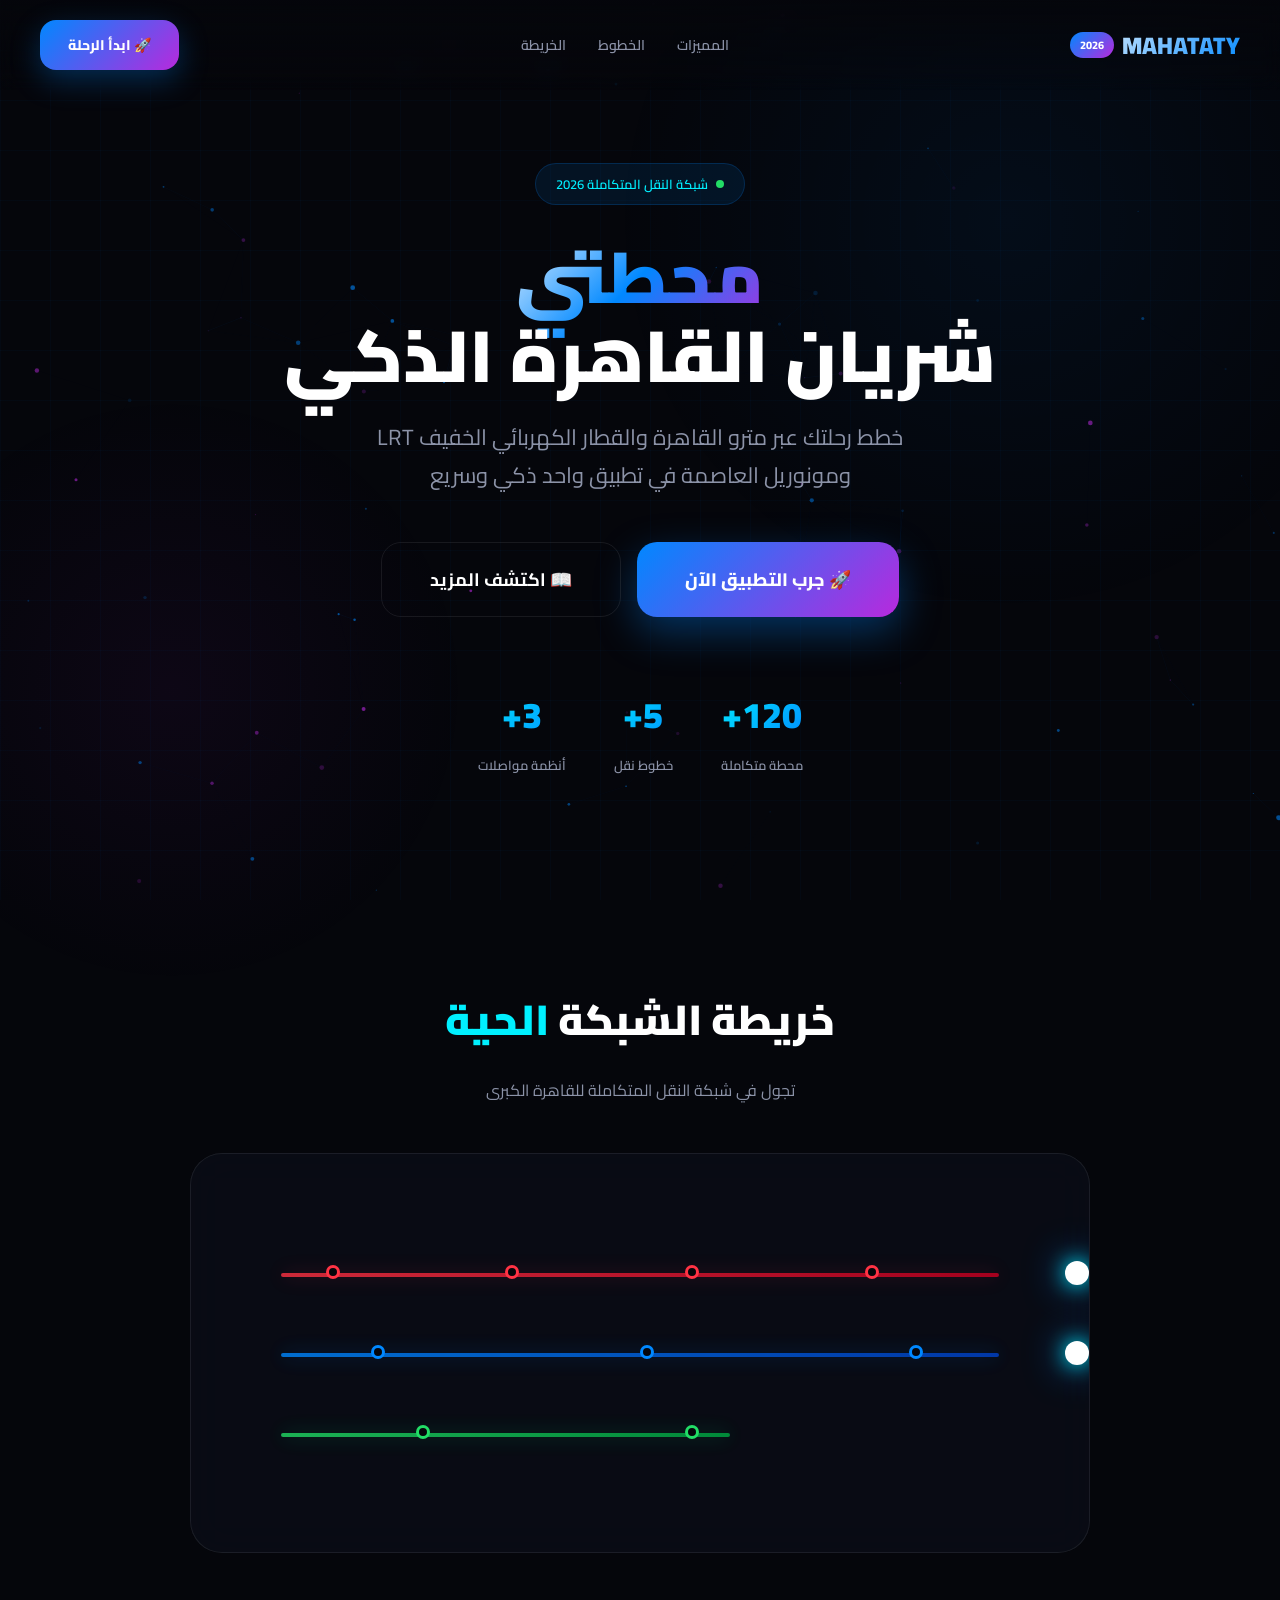
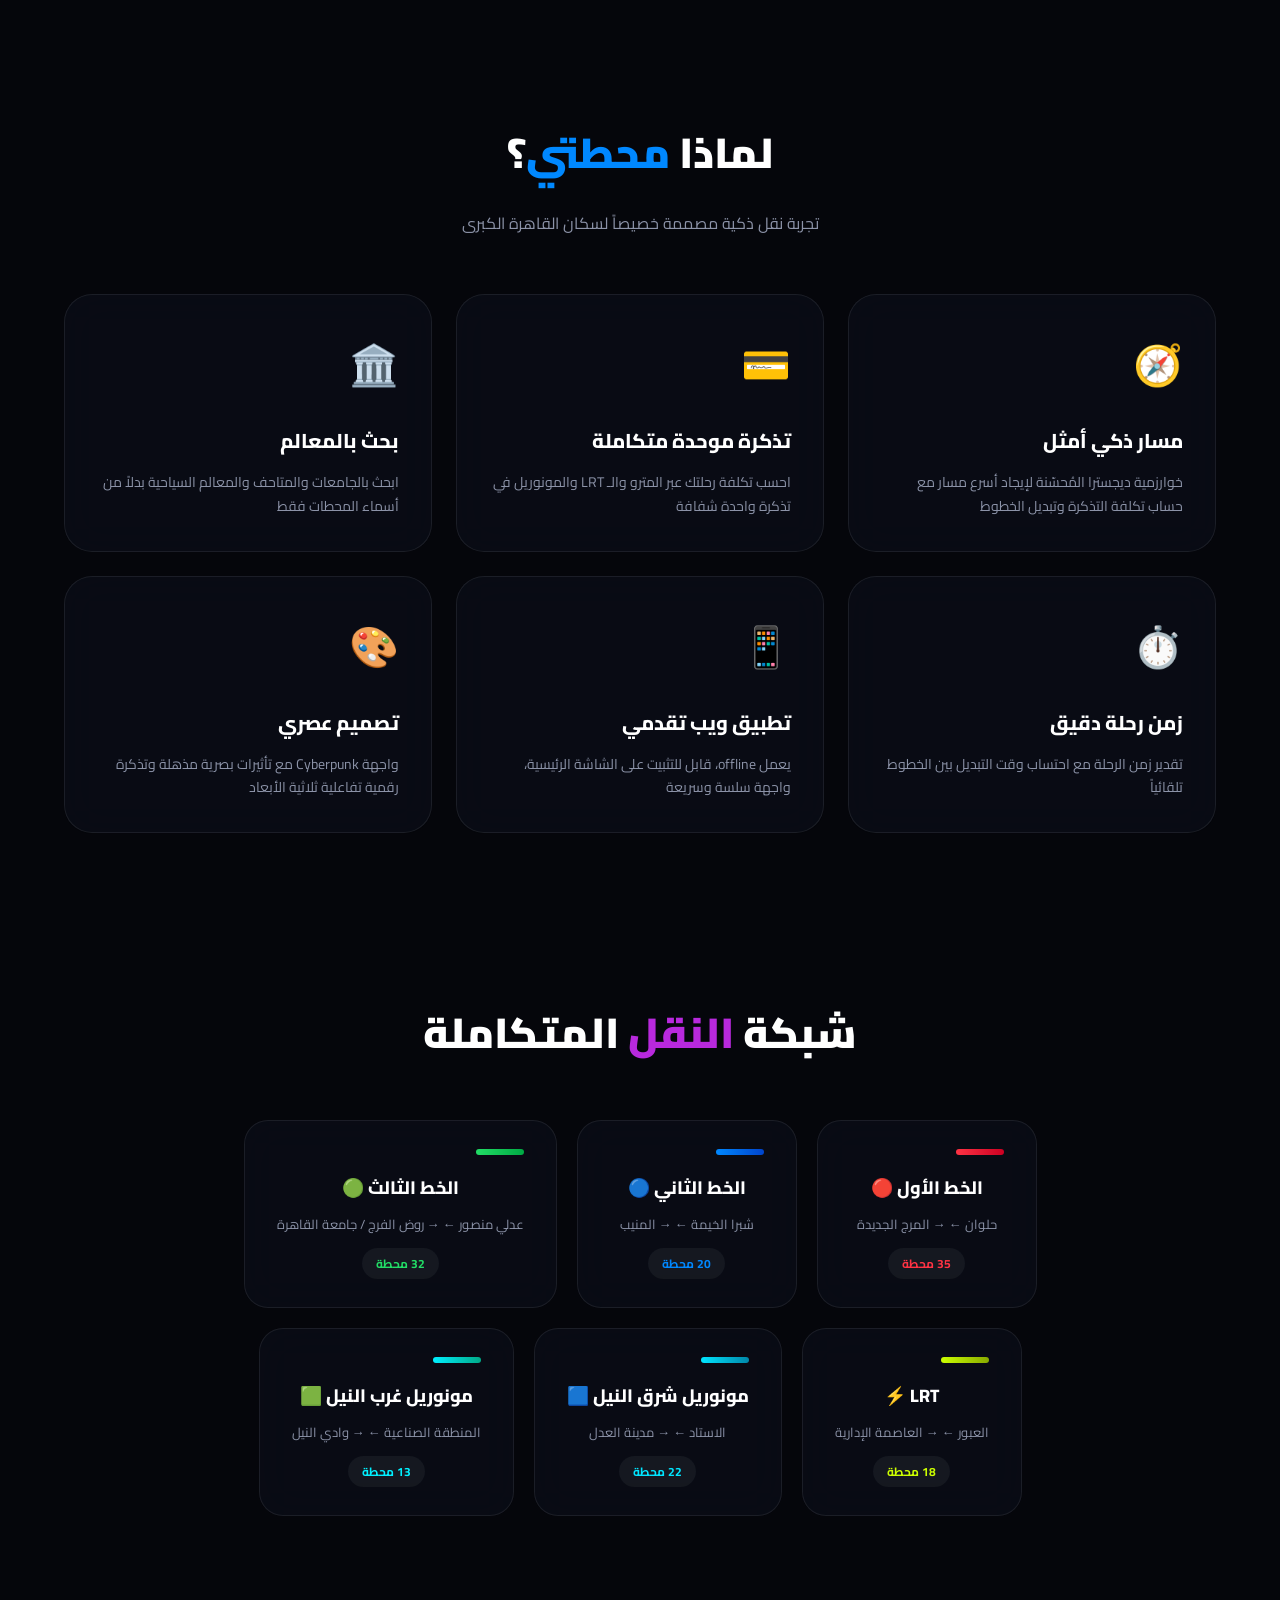
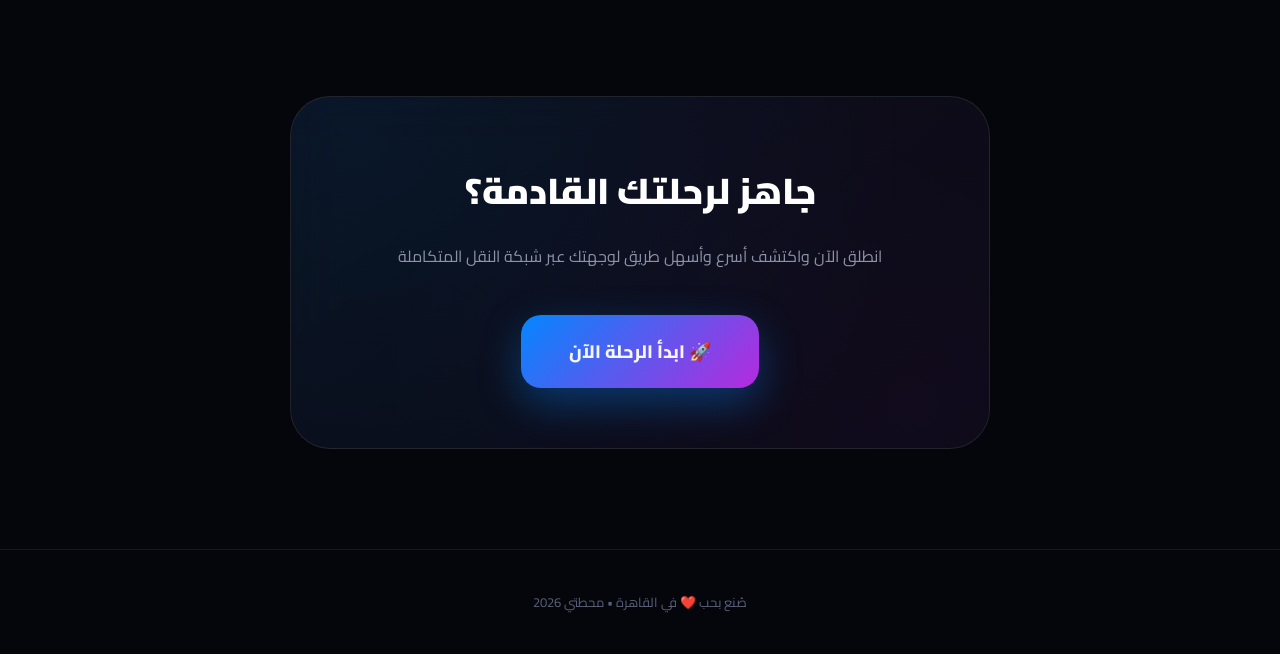
<file: index.html>
<!DOCTYPE html>
<html lang="ar" dir="rtl">
<head>
    <meta charset="UTF-8">
    <meta name="viewport" content="width=device-width, initial-scale=1.0, maximum-scale=1.0, user-scalable=no">
    <meta name="theme-color" content="#05060b">
    <meta name="description" content="محطتي 2026 - دليل النقل المتكامل للقاهرة الكبرى. مترو + LRT + مونوريل في تطبيق واحد">

    <title>محطتي 2026 - شريان القاهرة الذكي</title>

    <link rel="preconnect" href="https://fonts.googleapis.com">
    <link rel="preconnect" href="https://fonts.gstatic.com" crossorigin>
    <link href="https://fonts.googleapis.com/css2?family=Cairo:wght@300;400;600;700;800;900&display=swap" rel="stylesheet">
    <link rel="manifest" href="manifest.json">

    <style>
        /* ═══════════════════════════════════════════════════════════ */
        /* TOKENS & RESET */
        /* ═══════════════════════════════════════════════════════════ */
        :root {
            --bg-obsidian: #05060b;
            --bg-card: rgba(13, 16, 28, 0.6);
            --bg-glass: rgba(255, 255, 255, 0.03);
            --border-glass: rgba(255, 255, 255, 0.08);

            --neon-red: #ff3344;
            --neon-blue: #0088ff;
            --neon-green: #22dd66;
            --neon-lrt: #ccff00;
            --neon-monorail: #00e5ff;
            --neon-gold: #ffaa00;
            --neon-cyan: #00f0ff;
            --neon-purple: #b829dd;
            --neon-pink: #ff2d95;

            --text-primary: #ffffff;
            --text-secondary: #8c93a8;
            --text-muted: #5a6078;
        }

        *, *::before, *::after {
            box-sizing: border-box;
            margin: 0;
            padding: 0;
            font-family: 'Cairo', sans-serif;
        }

        html { scroll-behavior: smooth; }

        body {
            background: var(--bg-obsidian);
            color: var(--text-primary);
            overflow-x: hidden;
            min-height: 100vh;
            position: relative;
        }

        /* ═══════════════════════════════════════════════════════════ */
        /* ANIMATED BACKGROUND */
        /* ═══════════════════════════════════════════════════════════ */
        .bg-grid {
            position: fixed;
            inset: 0;
            background-image:
                linear-gradient(rgba(0, 136, 255, 0.03) 1px, transparent 1px),
                linear-gradient(90deg, rgba(0, 136, 255, 0.03) 1px, transparent 1px);
            background-size: 50px 50px;
            animation: gridPulse 10s ease-in-out infinite;
            pointer-events: none;
            z-index: 0;
        }

        .bg-glow-1 {
            position: fixed;
            width: 800px;
            height: 800px;
            border-radius: 50%;
            background: radial-gradient(circle, rgba(0, 136, 255, 0.06) 0%, transparent 70%);
            top: -20%;
            right: -10%;
            pointer-events: none;
            z-index: 0;
            animation: orbFloat 15s ease-in-out infinite;
        }

        .bg-glow-2 {
            position: fixed;
            width: 600px;
            height: 600px;
            border-radius: 50%;
            background: radial-gradient(circle, rgba(184, 41, 221, 0.05) 0%, transparent 70%);
            bottom: -10%;
            left: -10%;
            pointer-events: none;
            z-index: 0;
            animation: orbFloat 18s ease-in-out infinite reverse;
        }

        /* ═══════════════════════════════════════════════════════════ */
        /* PARTICLES CANVAS */
        /* ═══════════════════════════════════════════════════════════ */
        #particles-canvas {
            position: fixed;
            inset: 0;
            pointer-events: none;
            z-index: 1;
        }

        /* ═══════════════════════════════════════════════════════════ */
        /* NAVIGATION */
        /* ═══════════════════════════════════════════════════════════ */
        .nav-bar {
            position: fixed;
            top: 0;
            left: 0;
            right: 0;
            z-index: 100;
            padding: 20px 40px;
            display: flex;
            justify-content: space-between;
            align-items: center;
            background: linear-gradient(180deg, rgba(5,6,11,0.9), transparent);
            backdrop-filter: blur(10px);
        }

        .nav-logo {
            font-size: 24px;
            font-weight: 900;
            background: linear-gradient(135deg, #ffffff 0%, var(--neon-blue) 100%);
            -webkit-background-clip: text;
            -webkit-text-fill-color: transparent;
            display: flex;
            align-items: center;
            gap: 8px;
        }

        .nav-logo span {
            font-size: 11px;
            background: linear-gradient(135deg, var(--neon-blue), var(--neon-purple));
            color: white;
            padding: 3px 10px;
            border-radius: 20px;
            -webkit-text-fill-color: white;
            font-weight: 800;
        }

        .nav-links {
            display: flex;
            gap: 32px;
        }

        .nav-links a {
            color: var(--text-secondary);
            text-decoration: none;
            font-size: 14px;
            font-weight: 600;
            transition: all 0.3s;
            position: relative;
        }

        .nav-links a:hover {
            color: var(--neon-cyan);
        }

        .nav-links a::after {
            content: '';
            position: absolute;
            bottom: -4px;
            right: 0;
            width: 0;
            height: 2px;
            background: linear-gradient(90deg, var(--neon-blue), var(--neon-cyan));
            transition: width 0.3s;
            border-radius: 2px;
        }

        .nav-links a:hover::after {
            width: 100%;
        }

        .nav-cta {
            background: linear-gradient(135deg, var(--neon-blue), var(--neon-purple));
            color: white;
            border: none;
            padding: 12px 28px;
            border-radius: 16px;
            font-size: 14px;
            font-weight: 800;
            cursor: pointer;
            transition: all 0.3s;
            box-shadow: 0 10px 30px rgba(0, 136, 255, 0.3);
            text-decoration: none;
            display: inline-block;
        }

        .nav-cta:hover {
            transform: translateY(-2px);
            box-shadow: 0 15px 40px rgba(0, 136, 255, 0.4);
        }

        /* ═══════════════════════════════════════════════════════════ */
        /* HERO SECTION */
        /* ═══════════════════════════════════════════════════════════ */
        .hero {
            position: relative;
            z-index: 2;
            min-height: 100vh;
            display: flex;
            flex-direction: column;
            justify-content: center;
            align-items: center;
            text-align: center;
            padding: 120px 24px 80px;
        }

        .hero-badge {
            display: inline-flex;
            align-items: center;
            gap: 8px;
            background: rgba(0, 136, 255, 0.1);
            border: 1px solid rgba(0, 136, 255, 0.2);
            padding: 8px 20px;
            border-radius: 50px;
            font-size: 13px;
            color: var(--neon-cyan);
            font-weight: 600;
            margin-bottom: 32px;
            animation: fadeInUp 0.8s ease-out;
        }

        .hero-badge .pulse-dot {
            width: 8px;
            height: 8px;
            background: var(--neon-green);
            border-radius: 50%;
            animation: pulseDot 2s ease-in-out infinite;
        }

        .hero h1 {
            font-size: clamp(36px, 8vw, 72px);
            font-weight: 900;
            line-height: 1.1;
            margin-bottom: 24px;
            animation: fadeInUp 0.8s ease-out 0.1s both;
        }

        .hero h1 .gradient-text {
            background: linear-gradient(135deg, #ffffff 0%, var(--neon-blue) 50%, var(--neon-purple) 100%);
            -webkit-background-clip: text;
            -webkit-text-fill-color: transparent;
        }

        .hero-subtitle {
            font-size: clamp(16px, 3vw, 22px);
            color: var(--text-secondary);
            max-width: 600px;
            margin-bottom: 48px;
            line-height: 1.7;
            animation: fadeInUp 0.8s ease-out 0.2s both;
        }

        .hero-cta-group {
            display: flex;
            gap: 16px;
            flex-wrap: wrap;
            justify-content: center;
            animation: fadeInUp 0.8s ease-out 0.3s both;
        }

        .btn-primary-large {
            background: linear-gradient(135deg, var(--neon-blue), var(--neon-purple));
            color: white;
            border: none;
            padding: 20px 48px;
            border-radius: 20px;
            font-size: 18px;
            font-weight: 800;
            cursor: pointer;
            transition: all 0.3s;
            box-shadow: 0 15px 40px rgba(0, 136, 255, 0.35);
            text-decoration: none;
            display: inline-flex;
            align-items: center;
            gap: 10px;
        }

        .btn-primary-large:hover {
            transform: translateY(-3px) scale(1.02);
            box-shadow: 0 20px 50px rgba(0, 136, 255, 0.5);
        }

        .btn-secondary-large {
            background: transparent;
            color: var(--text-primary);
            border: 1.5px solid var(--border-glass);
            padding: 20px 48px;
            border-radius: 20px;
            font-size: 18px;
            font-weight: 700;
            cursor: pointer;
            transition: all 0.3s;
            text-decoration: none;
            display: inline-flex;
            align-items: center;
            gap: 10px;
        }

        .btn-secondary-large:hover {
            border-color: var(--neon-blue);
            background: rgba(0, 136, 255, 0.05);
            transform: translateY(-3px);
        }

        .hero-stats {
            display: flex;
            gap: 48px;
            margin-top: 64px;
            animation: fadeInUp 0.8s ease-out 0.5s both;
        }

        .hero-stat {
            text-align: center;
        }

        .hero-stat-value {
            font-size: 36px;
            font-weight: 900;
            background: linear-gradient(135deg, var(--neon-cyan), var(--neon-blue));
            -webkit-background-clip: text;
            -webkit-text-fill-color: transparent;
        }

        .hero-stat-label {
            font-size: 13px;
            color: var(--text-secondary);
            margin-top: 4px;
            font-weight: 600;
        }

        /* ═══════════════════════════════════════════════════════════ */
        /* METRO MAP VISUALIZATION */
        /* ═══════════════════════════════════════════════════════════ */
        .map-section {
            position: relative;
            z-index: 2;
            padding: 80px 24px;
            text-align: center;
        }

        .map-section h2 {
            font-size: clamp(28px, 5vw, 42px);
            font-weight: 900;
            margin-bottom: 16px;
        }

        .map-section p {
            color: var(--text-secondary);
            font-size: 16px;
            margin-bottom: 48px;
        }

        .metro-map {
            max-width: 900px;
            margin: 0 auto;
            position: relative;
            height: 400px;
            background: var(--bg-card);
            border: 1px solid var(--border-glass);
            border-radius: 32px;
            overflow: hidden;
            backdrop-filter: blur(20px);
        }

        .map-line {
            position: absolute;
            height: 4px;
            border-radius: 4px;
            opacity: 0.8;
        }

        .map-line-1 {
            background: linear-gradient(90deg, var(--neon-red), #cc0022);
            box-shadow: 0 0 20px rgba(255, 51, 68, 0.4);
            top: 30%;
            left: 10%;
            right: 10%;
            animation: mapDraw 2s ease-out 0.5s both;
        }

        .map-line-2 {
            background: linear-gradient(90deg, var(--neon-blue), #0044cc);
            box-shadow: 0 0 20px rgba(0, 136, 255, 0.4);
            top: 50%;
            left: 10%;
            right: 10%;
            animation: mapDraw 2s ease-out 0.8s both;
        }

        .map-line-3 {
            background: linear-gradient(90deg, var(--neon-green), #00aa44);
            box-shadow: 0 0 20px rgba(34, 221, 102, 0.4);
            top: 70%;
            left: 10%;
            width: 50%;
            animation: mapDraw 2s ease-out 1.1s both;
        }

        .map-station {
            position: absolute;
            width: 14px;
            height: 14px;
            border-radius: 50%;
            background: var(--bg-obsidian);
            border: 3px solid;
            z-index: 3;
            animation: stationPop 0.5s ease-out both;
        }

        .map-station.s1 { border-color: var(--neon-red); top: 28%; left: 15%; animation-delay: 1s; }
        .map-station.s2 { border-color: var(--neon-red); top: 28%; left: 35%; animation-delay: 1.1s; }
        .map-station.s3 { border-color: var(--neon-red); top: 28%; left: 55%; animation-delay: 1.2s; }
        .map-station.s4 { border-color: var(--neon-red); top: 28%; left: 75%; animation-delay: 1.3s; }
        .map-station.s5 { border-color: var(--neon-blue); top: 48%; left: 20%; animation-delay: 1.2s; }
        .map-station.s6 { border-color: var(--neon-blue); top: 48%; left: 50%; animation-delay: 1.3s; }
        .map-station.s7 { border-color: var(--neon-blue); top: 48%; left: 80%; animation-delay: 1.4s; }
        .map-station.s8 { border-color: var(--neon-green); top: 68%; left: 25%; animation-delay: 1.5s; }
        .map-station.s9 { border-color: var(--neon-green); top: 68%; left: 55%; animation-delay: 1.6s; }

        .map-train {
            position: absolute;
            width: 24px;
            height: 24px;
            background: white;
            border-radius: 50%;
            box-shadow: 0 0 20px var(--neon-cyan), 0 0 40px var(--neon-blue);
            z-index: 4;
            animation: trainMove 4s ease-in-out infinite;
        }

        .map-train.t1 { top: 27%; animation-name: trainMove1; }
        .map-train.t2 { top: 47%; animation-name: trainMove2; animation-delay: 1s; }

        /* ═══════════════════════════════════════════════════════════ */
        /* FEATURES GRID */
        /* ═══════════════════════════════════════════════════════════ */
        .features-section {
            position: relative;
            z-index: 2;
            padding: 80px 24px;
            max-width: 1200px;
            margin: 0 auto;
        }

        .features-section h2 {
            text-align: center;
            font-size: clamp(28px, 5vw, 42px);
            font-weight: 900;
            margin-bottom: 16px;
        }

        .features-section > p {
            text-align: center;
            color: var(--text-secondary);
            font-size: 16px;
            margin-bottom: 56px;
        }

        .features-grid {
            display: grid;
            grid-template-columns: repeat(auto-fit, minmax(280px, 1fr));
            gap: 24px;
        }

        .feature-card {
            background: var(--bg-card);
            border: 1px solid var(--border-glass);
            border-radius: 28px;
            padding: 32px;
            transition: all 0.4s cubic-bezier(0.4, 0, 0.2, 1);
            position: relative;
            overflow: hidden;
            backdrop-filter: blur(20px);
        }

        .feature-card::before {
            content: '';
            position: absolute;
            top: 0;
            left: 0;
            right: 0;
            height: 3px;
            background: linear-gradient(90deg, var(--neon-blue), var(--neon-purple));
            opacity: 0;
            transition: opacity 0.3s;
        }

        .feature-card:hover {
            transform: translateY(-8px);
            border-color: rgba(0, 136, 255, 0.2);
            box-shadow: 0 30px 60px rgba(0, 0, 0, 0.4);
        }

        .feature-card:hover::before {
            opacity: 1;
        }

        .feature-icon {
            font-size: 40px;
            margin-bottom: 20px;
            display: block;
        }

        .feature-card h3 {
            font-size: 20px;
            font-weight: 800;
            margin-bottom: 12px;
        }

        .feature-card p {
            color: var(--text-secondary);
            font-size: 14px;
            line-height: 1.7;
        }

        /* ═══════════════════════════════════════════════════════════ */
        /* LINES SHOWCASE */
        /* ═══════════════════════════════════════════════════════════ */
        .lines-section {
            position: relative;
            z-index: 2;
            padding: 80px 24px;
            text-align: center;
        }

        .lines-section h2 {
            font-size: clamp(28px, 5vw, 42px);
            font-weight: 900;
            margin-bottom: 48px;
        }

        .lines-showcase {
            display: flex;
            flex-wrap: wrap;
            justify-content: center;
            gap: 20px;
            max-width: 1000px;
            margin: 0 auto;
        }

        .line-card {
            background: var(--bg-card);
            border: 1px solid var(--border-glass);
            border-radius: 24px;
            padding: 28px 32px;
            min-width: 220px;
            transition: all 0.3s;
            backdrop-filter: blur(20px);
        }

        .line-card:hover {
            transform: translateY(-4px);
        }

        .line-indicator {
            width: 48px;
            height: 6px;
            border-radius: 4px;
            margin-bottom: 16px;
        }

        .line-card h4 {
            font-size: 18px;
            font-weight: 800;
            margin-bottom: 8px;
        }

        .line-card p {
            color: var(--text-secondary);
            font-size: 13px;
        }

        .line-card .station-count {
            display: inline-block;
            margin-top: 12px;
            padding: 4px 14px;
            border-radius: 20px;
            font-size: 12px;
            font-weight: 700;
            background: rgba(255,255,255,0.05);
        }

        /* ═══════════════════════════════════════════════════════════ */
        /* CTA SECTION */
        /* ═══════════════════════════════════════════════════════════ */
        .cta-section {
            position: relative;
            z-index: 2;
            padding: 100px 24px;
            text-align: center;
        }

        .cta-card {
            max-width: 700px;
            margin: 0 auto;
            background: linear-gradient(145deg, rgba(13,16,28,0.8), rgba(8,10,18,0.9));
            border: 1px solid rgba(255,255,255,0.1);
            border-radius: 40px;
            padding: 60px 40px;
            position: relative;
            overflow: hidden;
            backdrop-filter: blur(30px);
        }

        .cta-card::before {
            content: '';
            position: absolute;
            top: -50%;
            left: -50%;
            width: 200%;
            height: 200%;
            background: radial-gradient(circle at 30% 30%, rgba(0,136,255,0.08), transparent 50%),
                        radial-gradient(circle at 70% 70%, rgba(184,41,221,0.05), transparent 50%);
            pointer-events: none;
        }

        .cta-card h2 {
            font-size: clamp(24px, 4vw, 36px);
            font-weight: 900;
            margin-bottom: 16px;
            position: relative;
        }

        .cta-card p {
            color: var(--text-secondary);
            font-size: 16px;
            margin-bottom: 36px;
            position: relative;
        }

        /* ═══════════════════════════════════════════════════════════ */
        /* FOOTER */
        /* ═══════════════════════════════════════════════════════════ */
        .footer {
            position: relative;
            z-index: 2;
            padding: 40px 24px;
            text-align: center;
            border-top: 1px solid var(--border-glass);
        }

        .footer p {
            color: var(--text-muted);
            font-size: 13px;
        }

        .footer .heart {
            color: var(--neon-red);
            animation: heartbeat 1.5s ease-in-out infinite;
            display: inline-block;
        }

        /* ═══════════════════════════════════════════════════════════ */
        /* ANIMATIONS */
        /* ═══════════════════════════════════════════════════════════ */
        @keyframes gridPulse {
            0%, 100% { opacity: 0.5; }
            50% { opacity: 1; }
        }

        @keyframes orbFloat {
            0%, 100% { transform: translate(0, 0) scale(1); }
            25% { transform: translate(40px, -30px) scale(1.05); }
            50% { transform: translate(-30px, 40px) scale(0.95); }
            75% { transform: translate(30px, 30px) scale(1.02); }
        }

        @keyframes fadeInUp {
            from { opacity: 0; transform: translateY(30px); }
            to { opacity: 1; transform: translateY(0); }
        }

        @keyframes pulseDot {
            0%, 100% { opacity: 1; transform: scale(1); }
            50% { opacity: 0.5; transform: scale(1.3); }
        }

        @keyframes mapDraw {
            from { transform: scaleX(0); }
            to { transform: scaleX(1); }
        }

        @keyframes stationPop {
            from { transform: scale(0); opacity: 0; }
            to { transform: scale(1); opacity: 1; }
        }

        @keyframes trainMove1 {
            0%, 100% { left: 12%; }
            50% { left: 78%; }
        }

        @keyframes trainMove2 {
            0%, 100% { left: 18%; }
            50% { left: 82%; }
        }

        @keyframes heartbeat {
            0%, 100% { transform: scale(1); }
            14% { transform: scale(1.15); }
            28% { transform: scale(1); }
            42% { transform: scale(1.15); }
            70% { transform: scale(1); }
        }

        /* ═══════════════════════════════════════════════════════════ */
        /* MOBILE */
        /* ═══════════════════════════════════════════════════════════ */
        @media (max-width: 768px) {
            .nav-bar {
                padding: 16px 20px;
            }

            .nav-links {
                display: none;
            }

            .hero-stats {
                gap: 24px;
            }

            .hero-stat-value {
                font-size: 28px;
            }

            .metro-map {
                height: 300px;
            }

            .features-grid {
                grid-template-columns: 1fr;
            }

            .lines-showcase {
                flex-direction: column;
                align-items: center;
            }

            .line-card {
                width: 100%;
                max-width: 320px;
            }
        }

        @media (prefers-reduced-motion: reduce) {
            *, *::before, *::after {
                animation-duration: 0.01ms !important;
                animation-iteration-count: 1 !important;
                transition-duration: 0.01ms !important;
            }
        }
    </style>
<base target="_blank">
</head>
<body>
    <div class="bg-grid"></div>
    <div class="bg-glow-1"></div>
    <div class="bg-glow-2"></div>
    <canvas id="particles-canvas"></canvas>

    <!-- NAVIGATION -->
    <nav class="nav-bar">
        <div class="nav-logo">
            MAHATATY <span>2026</span>
        </div>
        <div class="nav-links">
            <a href="#features">المميزات</a>
            <a href="#lines">الخطوط</a>
            <a href="#map">الخريطة</a>
        </div>
        <a href="app" class="nav-cta">🚀 ابدأ الرحلة</a>
    </nav>

    <!-- HERO -->
    <section class="hero">
        <div class="hero-badge">
            <span class="pulse-dot"></span>
            شبكة النقل المتكاملة 2026
        </div>

        <h1>
            <span class="gradient-text">محطتي</span><br>
            شريان القاهرة الذكي
        </h1>

        <p class="hero-subtitle">
            خطط رحلتك عبر مترو القاهرة والقطار الكهربائي الخفيف LRT ومونوريل العاصمة 
            في تطبيق واحد ذكي وسريع
        </p>

        <div class="hero-cta-group">
            <a href="app" class="btn-primary-large">
                🚀 جرب التطبيق الآن
            </a>
            <a href="#features" class="btn-secondary-large">
                📖 اكتشف المزيد
            </a>
        </div>

        <div class="hero-stats">
            <div class="hero-stat">
                <div class="hero-stat-value" data-count="120">0</div>
                <div class="hero-stat-label">محطة متكاملة</div>
            </div>
            <div class="hero-stat">
                <div class="hero-stat-value" data-count="5">0</div>
                <div class="hero-stat-label">خطوط نقل</div>
            </div>
            <div class="hero-stat">
                <div class="hero-stat-value" data-count="3">0</div>
                <div class="hero-stat-label">أنظمة مواصلات</div>
            </div>
        </div>
    </section>

    <!-- MAP VISUALIZATION -->
    <section class="map-section" id="map">
        <h2>خريطة الشبكة <span style="color: var(--neon-cyan)">الحية</span></h2>
        <p>تجول في شبكة النقل المتكاملة للقاهرة الكبرى</p>

        <div class="metro-map">
            <div class="map-line map-line-1"></div>
            <div class="map-line map-line-2"></div>
            <div class="map-line map-line-3"></div>

            <div class="map-station s1"></div>
            <div class="map-station s2"></div>
            <div class="map-station s3"></div>
            <div class="map-station s4"></div>
            <div class="map-station s5"></div>
            <div class="map-station s6"></div>
            <div class="map-station s7"></div>
            <div class="map-station s8"></div>
            <div class="map-station s9"></div>

            <div class="map-train t1"></div>
            <div class="map-train t2"></div>
        </div>
    </section>

    <!-- FEATURES -->
    <section class="features-section" id="features">
        <h2>لماذا <span style="color: var(--neon-blue)">محطتي</span>؟</h2>
        <p>تجربة نقل ذكية مصممة خصيصاً لسكان القاهرة الكبرى</p>

        <div class="features-grid">
            <div class="feature-card">
                <span class="feature-icon">🧭</span>
                <h3>مسار ذكي أمثل</h3>
                <p>خوارزمية ديجسترا المُحسّنة لإيجاد أسرع مسار مع حساب تكلفة التذكرة وتبديل الخطوط</p>
            </div>

            <div class="feature-card">
                <span class="feature-icon">💳</span>
                <h3>تذكرة موحدة متكاملة</h3>
                <p>احسب تكلفة رحلتك عبر المترو والـ LRT والمونوريل في تذكرة واحدة شفافة</p>
            </div>

            <div class="feature-card">
                <span class="feature-icon">🏛️</span>
                <h3>بحث بالمعالم</h3>
                <p>ابحث بالجامعات والمتاحف والمعالم السياحية بدلاً من أسماء المحطات فقط</p>
            </div>

            <div class="feature-card">
                <span class="feature-icon">⏱️</span>
                <h3>زمن رحلة دقيق</h3>
                <p>تقدير زمن الرحلة مع احتساب وقت التبديل بين الخطوط تلقائياً</p>
            </div>

            <div class="feature-card">
                <span class="feature-icon">📱</span>
                <h3>تطبيق ويب تقدمي</h3>
                <p>يعمل offline، قابل للتثبيت على الشاشة الرئيسية، واجهة سلسة وسريعة</p>
            </div>

            <div class="feature-card">
                <span class="feature-icon">🎨</span>
                <h3>تصميم عصري</h3>
                <p>واجهة Cyberpunk مع تأثيرات بصرية مذهلة وتذكرة رقمية تفاعلية ثلاثية الأبعاد</p>
            </div>
        </div>
    </section>

    <!-- LINES SHOWCASE -->
    <section class="lines-section" id="lines">
        <h2>شبكة <span style="color: var(--neon-purple)">النقل</span> المتكاملة</h2>

        <div class="lines-showcase">
            <div class="line-card">
                <div class="line-indicator" style="background: linear-gradient(90deg, var(--neon-red), #cc0022);"></div>
                <h4>الخط الأول 🔴</h4>
                <p>حلوان ← → المرج الجديدة</p>
                <span class="station-count" style="color: var(--neon-red);">35 محطة</span>
            </div>

            <div class="line-card">
                <div class="line-indicator" style="background: linear-gradient(90deg, var(--neon-blue), #0044cc);"></div>
                <h4>الخط الثاني 🔵</h4>
                <p>شبرا الخيمة ← → المنيب</p>
                <span class="station-count" style="color: var(--neon-blue);">20 محطة</span>
            </div>

            <div class="line-card">
                <div class="line-indicator" style="background: linear-gradient(90deg, var(--neon-green), #00aa44);"></div>
                <h4>الخط الثالث 🟢</h4>
                <p>عدلي منصور ← → روض الفرج / جامعة القاهرة</p>
                <span class="station-count" style="color: var(--neon-green);">32 محطة</span>
            </div>

            <div class="line-card">
                <div class="line-indicator" style="background: linear-gradient(90deg, var(--neon-lrt), #88aa00);"></div>
                <h4>LRT ⚡</h4>
                <p>العبور ← → العاصمة الإدارية</p>
                <span class="station-count" style="color: var(--neon-lrt);">18 محطة</span>
            </div>

            <div class="line-card">
                <div class="line-indicator" style="background: linear-gradient(90deg, var(--neon-monorail), #0088aa);"></div>
                <h4>مونوريل شرق النيل 🟦</h4>
                <p>الاستاد ← → مدينة العدل</p>
                <span class="station-count" style="color: var(--neon-monorail);">22 محطة</span>
            </div>

            <div class="line-card">
                <div class="line-indicator" style="background: linear-gradient(90deg, var(--neon-cyan), #00aa88);"></div>
                <h4>مونوريل غرب النيل 🟩</h4>
                <p>المنطقة الصناعية ← → وادي النيل</p>
                <span class="station-count" style="color: var(--neon-cyan);">13 محطة</span>
            </div>
        </div>
    </section>

    <!-- CTA -->
    <section class="cta-section">
        <div class="cta-card">
            <h2>جاهز لرحلتك القادمة؟</h2>
            <p>انطلق الآن واكتشف أسرع وأسهل طريق لوجهتك عبر شبكة النقل المتكاملة</p>
            <a href="app" class="btn-primary-large" style="margin-top: 8px;">
                🚀 ابدأ الرحلة الآن
            </a>
        </div>
    </section>

    <!-- FOOTER -->
    <footer class="footer">
        <p>صُنع بحب <span class="heart">❤️</span> في القاهرة • محطتي 2026</p>
    </footer>

    <script>
        // ═══════════════════════════════════════════════════════════
        // PARTICLES SYSTEM
        // ═══════════════════════════════════════════════════════════
        const canvas = document.getElementById('particles-canvas');
        const ctx = canvas.getContext('2d');
        let particles = [];
        let mouseX = 0;
        let mouseY = 0;

        function resizeCanvas() {
            canvas.width = window.innerWidth;
            canvas.height = window.innerHeight;
        }
        resizeCanvas();
        window.addEventListener('resize', resizeCanvas);

        document.addEventListener('mousemove', (e) => {
            mouseX = e.clientX;
            mouseY = e.clientY;
        });

        class Particle {
            constructor() {
                this.reset();
            }

            reset() {
                this.x = Math.random() * canvas.width;
                this.y = Math.random() * canvas.height;
                this.size = Math.random() * 2 + 0.5;
                this.speedX = (Math.random() - 0.5) * 0.5;
                this.speedY = (Math.random() - 0.5) * 0.5;
                this.opacity = Math.random() * 0.5 + 0.1;
                this.color = Math.random() > 0.5 ? '0, 136, 255' : '184, 41, 221';
            }

            update() {
                this.x += this.speedX;
                this.y += this.speedY;

                // Mouse interaction
                const dx = mouseX - this.x;
                const dy = mouseY - this.y;
                const dist = Math.sqrt(dx * dx + dy * dy);
                if (dist < 150) {
                    this.x -= dx * 0.01;
                    this.y -= dy * 0.01;
                }

                if (this.x < 0 || this.x > canvas.width || this.y < 0 || this.y > canvas.height) {
                    this.reset();
                }
            }

            draw() {
                ctx.beginPath();
                ctx.arc(this.x, this.y, this.size, 0, Math.PI * 2);
                ctx.fillStyle = `rgba(${this.color}, ${this.opacity})`;
                ctx.fill();
            }
        }

        // Create particles
        for (let i = 0; i < 80; i++) {
            particles.push(new Particle());
        }

        function drawConnections() {
            for (let i = 0; i < particles.length; i++) {
                for (let j = i + 1; j < particles.length; j++) {
                    const dx = particles[i].x - particles[j].x;
                    const dy = particles[i].y - particles[j].y;
                    const dist = Math.sqrt(dx * dx + dy * dy);

                    if (dist < 120) {
                        ctx.beginPath();
                        ctx.moveTo(particles[i].x, particles[i].y);
                        ctx.lineTo(particles[j].x, particles[j].y);
                        ctx.strokeStyle = `rgba(0, 136, 255, ${0.1 * (1 - dist / 120)})`;
                        ctx.lineWidth = 0.5;
                        ctx.stroke();
                    }
                }
            }
        }

        function animateParticles() {
            ctx.clearRect(0, 0, canvas.width, canvas.height);

            particles.forEach(p => {
                p.update();
                p.draw();
            });

            drawConnections();
            requestAnimationFrame(animateParticles);
        }

        animateParticles();

        // ═══════════════════════════════════════════════════════════
        // COUNTER ANIMATION
        // ═══════════════════════════════════════════════════════════
        const counters = document.querySelectorAll('.hero-stat-value');
        const observerOptions = { threshold: 0.5 };

        const counterObserver = new IntersectionObserver((entries) => {
            entries.forEach(entry => {
                if (entry.isIntersecting) {
                    const target = parseInt(entry.target.getAttribute('data-count'));
                    let current = 0;
                    const increment = target / 50;
                    const timer = setInterval(() => {
                        current += increment;
                        if (current >= target) {
                            entry.target.textContent = target + '+';
                            clearInterval(timer);
                        } else {
                            entry.target.textContent = Math.floor(current);
                        }
                    }, 30);
                    counterObserver.unobserve(entry.target);
                }
            });
        }, observerOptions);

        counters.forEach(counter => counterObserver.observe(counter));

        // ═══════════════════════════════════════════════════════════
        // SMOOTH SCROLL
        // ═══════════════════════════════════════════════════════════
        document.querySelectorAll('a[href^="#"]').forEach(anchor => {
            anchor.addEventListener('click', function(e) {
                e.preventDefault();
                const target = document.querySelector(this.getAttribute('href'));
                if (target) {
                    target.scrollIntoView({ behavior: 'smooth', block: 'start' });
                }
            });
        });
    </script>
</body>
</html>
</file>
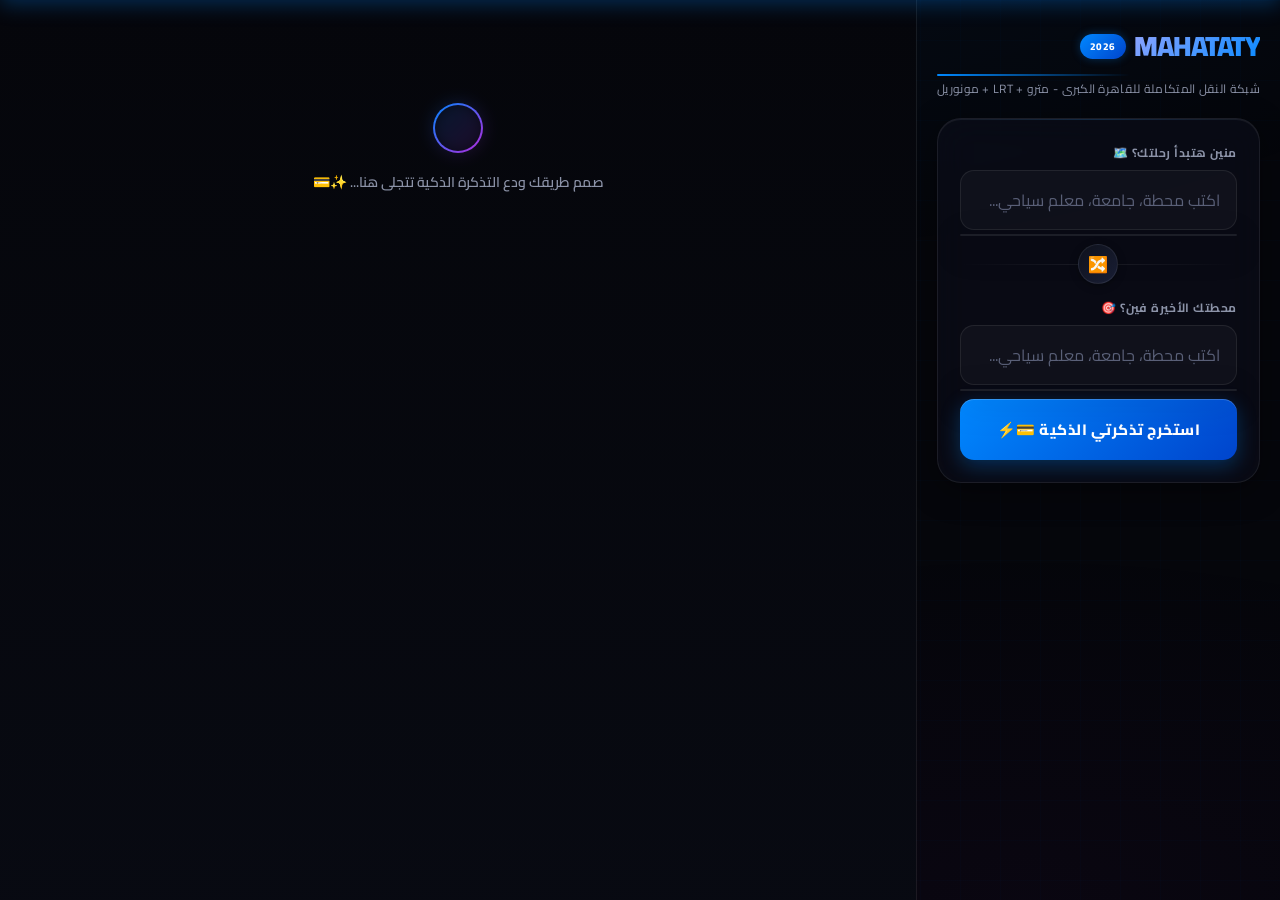
<file: app/index.html>
<!DOCTYPE html>
<html lang="ar" dir="rtl">
<head>
    <meta charset="UTF-8">
    <meta name="viewport" content="width=device-width, initial-scale=1.0, maximum-scale=1.0, user-scalable=no">
    <meta name="theme-color" content="#0c0e17">
    <meta name="apple-mobile-web-app-capable" content="yes">
    <meta name="apple-mobile-web-app-status-bar-style" content="black-translucent">
    <meta name="description" content="دليل النقل المتكامل للقاهرة الكبرى - مترو + LRT + مونوريل">
    <title>محطتي 2026 - دليل النقل المتكامل</title>
    <link rel="preconnect" href="https://fonts.googleapis.com">
    <link rel="preconnect" href="https://fonts.gstatic.com" crossorigin>
    <link href="https://fonts.googleapis.com/css2?family=Cairo:wght@300;400;600;700;800;900&display=swap" rel="stylesheet">
    <link rel="stylesheet" href="style.css">
    <link rel="manifest" href="manifest.json">
    <link rel="apple-touch-icon" href="icons/icon-192x192.png">
    <style>
        /* Install Button Styles */
        .install-banner {
            position: fixed;
            top: 0;
            left: 0;
            right: 0;
            background: linear-gradient(135deg, rgba(0,136,255,0.95), rgba(184,41,221,0.95));
            backdrop-filter: blur(20px);
            -webkit-backdrop-filter: blur(20px);
            padding: 12px 16px;
            display: flex;
            align-items: center;
            justify-content: space-between;
            z-index: 300;
            transform: translateY(-100%);
            transition: transform 0.4s cubic-bezier(0.32, 1, 0.23, 1);
            box-shadow: 0 4px 20px rgba(0, 136, 255, 0.3);
        }

        .install-banner.show {
            transform: translateY(0);
        }

        .install-banner .install-text {
            display: flex;
            align-items: center;
            gap: 10px;
            color: white;
            font-size: 13px;
            font-weight: 700;
        }

        .install-banner .install-icon {
            font-size: 20px;
        }

        .install-banner .install-actions {
            display: flex;
            gap: 8px;
            align-items: center;
        }

        .install-btn {
            background: white;
            color: var(--neon-blue);
            border: none;
            border-radius: 20px;
            padding: 8px 18px;
            font-size: 12px;
            font-weight: 800;
            cursor: pointer;
            transition: transform 0.2s ease, box-shadow 0.2s ease;
            box-shadow: 0 2px 10px rgba(0,0,0,0.2);
            font-family: 'Cairo', sans-serif;
        }

        .install-btn:hover {
            transform: scale(1.05);
            box-shadow: 0 4px 15px rgba(0,0,0,0.3);
        }

        .install-btn:active {
            transform: scale(0.95);
        }

        .install-dismiss {
            background: rgba(255,255,255,0.15);
            border: 1px solid rgba(255,255,255,0.3);
            color: white;
            border-radius: 50%;
            width: 32px;
            height: 32px;
            display: flex;
            align-items: center;
            justify-content: center;
            cursor: pointer;
            font-size: 14px;
            transition: background 0.2s ease;
            font-family: 'Cairo', sans-serif;
        }

        .install-dismiss:hover {
            background: rgba(255,255,255,0.25);
        }

        /* iOS Install Instructions */
        .ios-install-modal {
            position: fixed;
            inset: 0;
            background: rgba(0,0,0,0.8);
            backdrop-filter: blur(10px);
            z-index: 400;
            display: flex;
            align-items: center;
            justify-content: center;
            padding: 20px;
            opacity: 0;
            pointer-events: none;
            transition: opacity 0.3s ease;
        }

        .ios-install-modal.show {
            opacity: 1;
            pointer-events: all;
        }

        .ios-install-content {
            background: linear-gradient(145deg, #0e111d, #070a14);
            border: 1px solid var(--border-glass);
            border-radius: 24px;
            padding: 28px;
            max-width: 320px;
            width: 100%;
            text-align: center;
            box-shadow: 0 20px 60px rgba(0,0,0,0.5);
        }

        .ios-install-content h3 {
            color: white;
            font-size: 18px;
            font-weight: 900;
            margin-bottom: 16px;
        }

        .ios-install-content p {
            color: var(--text-secondary);
            font-size: 13px;
            line-height: 1.8;
            margin-bottom: 20px;
        }

        .ios-install-content .step {
            display: flex;
            align-items: center;
            gap: 12px;
            background: rgba(255,255,255,0.03);
            border: 1px solid var(--border-glass);
            border-radius: 14px;
            padding: 12px 16px;
            margin-bottom: 10px;
            text-align: right;
        }

        .ios-install-content .step-icon {
            font-size: 22px;
            flex-shrink: 0;
        }

        .ios-install-content .step-text {
            font-size: 12px;
            color: var(--text-secondary);
            font-weight: 600;
        }

        .ios-install-content .close-ios-btn {
            width: 100%;
            background: var(--grad-primary);
            color: white;
            border: none;
            border-radius: 14px;
            padding: 14px;
            font-size: 14px;
            font-weight: 800;
            cursor: pointer;
            margin-top: 16px;
            font-family: 'Cairo', sans-serif;
        }

        /* About Page Styles */
        .about-section {
            padding: 20px 0;
            animation: fadeIn 0.5s ease;
        }

        .about-section h2 {
            font-size: 20px;
            font-weight: 900;
            margin-bottom: 16px;
            background: linear-gradient(135deg, #ffffff, var(--neon-blue));
            -webkit-background-clip: text;
            -webkit-text-fill-color: transparent;
        }

        .about-section h3 {
            font-size: 15px;
            font-weight: 800;
            color: var(--neon-cyan);
            margin: 20px 0 12px 0;
            display: flex;
            align-items: center;
            gap: 8px;
        }

        .about-section p {
            font-size: 13px;
            color: var(--text-secondary);
            line-height: 1.8;
            margin-bottom: 12px;
        }

        .about-section .highlight {
            color: var(--neon-blue);
            font-weight: 700;
        }

        .about-section .feature-grid {
            display: grid;
            grid-template-columns: repeat(2, 1fr);
            gap: 10px;
            margin: 16px 0;
        }

        .about-section .feature-item {
            background: linear-gradient(135deg, rgba(255,255,255,0.03), rgba(255,255,255,0.01));
            border: 1px solid var(--border-glass);
            border-radius: 14px;
            padding: 14px 10px;
            text-align: center;
            transition: border-color 0.2s ease;
        }

        .about-section .feature-item:hover {
            border-color: rgba(0, 136, 255, 0.2);
        }

        .about-section .feature-icon {
            font-size: 24px;
            display: block;
            margin-bottom: 6px;
        }

        .about-section .feature-title {
            font-size: 11px;
            font-weight: 700;
            color: white;
            margin-bottom: 4px;
        }

        .about-section .feature-desc {
            font-size: 10px;
            color: var(--text-muted);
            line-height: 1.4;
        }

        /* Fare Table */
        .fare-table-container {
            margin: 16px 0;
            overflow-x: auto;
            border-radius: 14px;
            border: 1px solid var(--border-glass);
            background: rgba(255,255,255,0.02);
        }

        .fare-table {
            width: 100%;
            border-collapse: collapse;
            font-size: 12px;
        }

        .fare-table th {
            background: linear-gradient(135deg, rgba(0,136,255,0.15), rgba(184,41,221,0.1));
            color: var(--neon-cyan);
            font-weight: 800;
            padding: 10px 8px;
            text-align: right;
            border-bottom: 1px solid var(--border-glass);
            white-space: nowrap;
        }

        .fare-table td {
            padding: 10px 8px;
            color: var(--text-secondary);
            border-bottom: 1px solid rgba(255,255,255,0.03);
            font-weight: 600;
        }

        .fare-table tr:last-child td {
            border-bottom: none;
        }

        .fare-table .price {
            color: var(--neon-gold);
            font-weight: 800;
            font-size: 13px;
        }

        .fare-table .ticket-color {
            display: inline-block;
            width: 12px;
            height: 12px;
            border-radius: 50%;
            margin-left: 6px;
            vertical-align: middle;
            border: 1px solid rgba(255,255,255,0.2);
        }

        .fare-table .color-yellow { background: #ffcc00; }
        .fare-table .color-green { background: #22dd66; }
        .fare-table .color-red { background: #ff3344; }
        .fare-table .color-blue { background: #0088ff; }

        .fare-note {
            font-size: 10px;
            color: var(--text-muted);
            margin-top: 8px;
            padding: 8px 12px;
            background: rgba(255,170,0,0.05);
            border-radius: 8px;
            border: 1px solid rgba(255,170,0,0.1);
        }

        .network-stats {
            display: grid;
            grid-template-columns: repeat(3, 1fr);
            gap: 10px;
            margin: 16px 0;
        }

        .network-stat {
            background: linear-gradient(135deg, rgba(255,255,255,0.03), rgba(255,255,255,0.01));
            border: 1px solid var(--border-glass);
            border-radius: 14px;
            padding: 14px 8px;
            text-align: center;
        }

        .network-stat .stat-number {
            font-size: 22px;
            font-weight: 900;
            color: var(--neon-blue);
            display: block;
        }

        .network-stat .stat-label {
            font-size: 10px;
            color: var(--text-muted);
            margin-top: 4px;
            font-weight: 600;
        }

        .creator-badge {
            display: flex;
            align-items: center;
            gap: 10px;
            margin-top: 24px;
            padding: 14px 16px;
            background: linear-gradient(135deg, rgba(0,136,255,0.08), rgba(184,41,221,0.05));
            border: 1px solid rgba(0,136,255,0.15);
            border-radius: 16px;
        }

        .creator-badge .avatar {
            width: 40px;
            height: 40px;
            border-radius: 50%;
            background: linear-gradient(135deg, var(--neon-blue), var(--neon-purple));
            display: flex;
            align-items: center;
            justify-content: center;
            font-size: 18px;
            font-weight: 900;
            color: white;
            flex-shrink: 0;
        }

        .creator-badge .creator-info {
            display: flex;
            flex-direction: column;
        }

        .creator-badge .creator-name {
            font-size: 13px;
            font-weight: 800;
            color: white;
        }

        .creator-badge .creator-role {
            font-size: 10px;
            color: var(--text-muted);
        }

        .creator-badge .creator-link {
            font-size: 10px;
            color: var(--neon-blue);
            text-decoration: none;
            margin-top: 2px;
        }

        @keyframes fadeIn {
            from { opacity: 0; transform: translateY(10px); }
            to { opacity: 1; transform: translateY(0); }
        }

        .version-badge {
            display: inline-block;
            background: linear-gradient(135deg, rgba(0,136,255,0.15), rgba(184,41,221,0.1));
            border: 1px solid rgba(0,136,255,0.2);
            color: var(--neon-cyan);
            padding: 4px 12px;
            border-radius: 20px;
            font-size: 11px;
            font-weight: 700;
            margin-bottom: 16px;
        }

        /* Push content down when install banner is visible */
        .app-shell.banner-visible {
            padding-top: 56px;
        }

        .pane-search.banner-visible {
            padding-top: 76px;
        }
    </style>
<base target="_blank">
<base target="_blank">
</head>
<body>

    <!-- Install Banner -->
    <div class="install-banner" id="install-banner">
        <div class="install-text">
            <span class="install-icon">📲</span>
            <span>ثبت التطبيق على شاشتك الرئيسية!</span>
        </div>
        <div class="install-actions">
            <button class="install-btn" id="install-btn">تثبيت</button>
            <button class="install-dismiss" id="install-dismiss">✕</button>
        </div>
    </div>

    <!-- iOS Install Modal -->
    <div class="ios-install-modal" id="ios-install-modal">
        <div class="ios-install-content">
            <h3>📱 تثبيت على iPhone</h3>
            <p>اضغط على الزر أدناه واتبع الخطوات:</p>
            <div class="step">
                <span class="step-icon">⬆️</span>
                <span class="step-text">اضغط على زر "المشاركة" في شريط Safari</span>
            </div>
            <div class="step">
                <span class="step-icon">➕</span>
                <span class="step-text">اختر "إضافة إلى الشاشة الرئيسية"</span>
            </div>
            <div class="step">
                <span class="step-icon">✅</span>
                <span class="step-text">اضغط "إضافة" في النافذة المنبثقة</span>
            </div>
            <button class="close-ios-btn" id="close-ios-btn">فهمت!</button>
        </div>
    </div>

    <div class="ambient-glow"></div>

    <div class="app-shell" id="app-shell">
        <main class="pane-search" id="pane-search">
            <header class="app-header">
                <div class="logo">MAHATATY <span class="neon-badge">2026</span></div>
                <p class="subtitle">شبكة النقل المتكاملة للقاهرة الكبرى - مترو + LRT + مونوريل</p>
            </header>

            <section class="booking-card">
                <div class="input-container">
                    <label>منين هتبدأ رحلتك؟ 🗺️</label>
                    <input type="text" id="start-input" placeholder="اكتب محطة، جامعة، معلم سياحي..." autocomplete="off">
                    <div id="start-suggestions" class="suggestions-box"></div>
                </div>

                <div class="route-divider">
                    <div class="divider-line"></div>
                    <button id="swap-btn" class="swap-button" title="تبديل الوجهات">🔀</button>
                </div>

                <div class="input-container">
                    <label>محطتك الأخيرة فين؟ 🎯</label>
                    <input type="text" id="end-input" placeholder="اكتب محطة، جامعة، معلم سياحي..." autocomplete="off">
                    <div id="end-suggestions" class="suggestions-box"></div>
                </div>

                <button id="calculate-btn" class="btn-primary">استخرج تذكرتي الذكية 💳⚡</button>
            </section>

            <section class="quick-landmarks">
                <!-- <h4>رحلات سريعة مستهدفة 🚀</h4>
                <div class="badge-container">
                    <span class="badge" data-value="جامعة القاهرة">🎓 جامعة القاهرة</span>
                    <span class="badge" data-value="المتحف المصري بالتحرير">🏛️ متحف التحرير</span>
                    <span class="badge" data-value="الحي الحكومي بالعاصمة الإدارية">🏢 الحي الحكومي</span>
                    <span class="badge" data-value="محطة قطار رمسيس">🚉 محطة مصر</span>
                    <span class="badge" data-value="الجامعة البريطانية بمصر (BUE)">🇬🇧 البريطانية بالشروق</span>
                    <span class="badge" data-value="الحي التجاري المركزي CBD">🏙️ CBD العاصمة</span>
                </div> -->
            </section>
        </main>

        <section class="pane-results" id="results-pane">
            <div class="drawer-header">
                <div class="drawer-handle"></div>
                <button id="close-results-btn" class="close-drawer-btn">⬇ إغلاق</button>
            </div>

            <div class="results-placeholder" id="placeholder-text">
                <div class="pulse-ring"></div>
                <p>صمم طريقك ودع التذكرة الذكية تتجلى هنا... ✨💳</p>
            </div>

            <div class="results-content hidden" id="results-content">
                <div class="premium-ticket-card" id="ticket-card">
                    <div class="card-shimmer"></div>
                    <div class="card-header">
                        <span class="card-brand">MAHATATY UNIFIED</span>
                        <div class="contactless-icon">⚡📶</div>
                    </div>

                    <div class="card-body">
                        <div class="ticket-route-display">
                            <div class="station-block">
                                <span class="label">البداية</span>
                                <span id="ticket-start" class="val">---</span>
                            </div>
                            <div class="route-glowing-line">
                                <div class="train-dot"></div>
                            </div>
                            <div class="station-block">
                                <span class="label">النهاية</span>
                                <span id="ticket-end" class="val">---</span>
                            </div>
                        </div>
                    </div>

                    <div class="card-footer">
                        <div class="fare-info">
                            <span class="label">تذكرة موحدة متكاملة</span>
                            <span class="value" id="ticket-price">0.00 EGP</span>
                        </div>
                        <div class="hologram-chip">💿</div>
                    </div>
                </div>

                <div class="stats-grid">
                    <div class="stat-card">
                        <span class="stat-icon">⏱️</span>
                        <span class="stat-label">زمن الرحلة</span>
                        <span class="stat-value" id="stat-time">-- دقيقة</span>
                    </div>
                    <div class="stat-card">
                        <span class="stat-icon">🚇</span>
                        <span class="stat-label">محطات المترو</span>
                        <span class="stat-value" id="stat-metro">-- محطة</span>
                    </div>
                    <div class="stat-card">
                        <span class="stat-icon">⚡</span>
                        <span class="stat-label">محطات LRT</span>
                        <span class="stat-value" id="stat-lrt">-- محطة</span>
                    </div>
                    <div class="stat-card">
                        <span class="stat-icon">🚝</span>
                        <span class="stat-label">محطات المونوريل</span>
                        <span class="stat-value" id="stat-monorail">-- محطة</span>
                    </div>
                </div>

                <div class="route-timeline-container">
                    <h4>خط سير الرحلة التفصيلي 🧭</h4>
                    <ul class="timeline" id="route-timeline-list"></ul>
                </div>
            </div>
        </section>
    </div>

    <nav class="bottom-nav">
        <button class="nav-item active" id="nav-home">
            <span class="nav-icon">🚀</span>
            <span class="nav-text">الرحلة</span>
        </button>
        <button class="nav-item" id="nav-about">
            <span class="nav-icon">ℹ️</span>
            <span class="nav-text">عنا</span>
        </button>
    </nav>

    <script type="module" src="js/app.js"></script>
</body>
</html>
</file>
<file: app/style.css>
/* ==========================================================================
   MAHATATY PRO 2026 - Cairo Integrated Transit
   Neon Cyberpunk Metro System - Performance Optimized Edition
   Mobile-First, GPU-Accelerated, 60fps Target
   ========================================================================== */

/* ─── Design Tokens ─── */
:root {
  --bg-obsidian: #05060b;
  --bg-card: rgba(13, 16, 28, 0.55);
  --bg-sheet: rgba(12, 14, 23, 0.95);
  --bg-glass: rgba(255, 255, 255, 0.03);
  --border-glass: rgba(255, 255, 255, 0.08);
  --border-glow: rgba(0, 136, 255, 0.3);

  --text-primary: #ffffff;
  --text-secondary: #8c93a8;
  --text-muted: #5a6078;

  /* Metro Lines */
  --neon-red: #ff3344;
  --neon-blue: #0088ff;
  --neon-green: #22dd66;
  --neon-lrt: #ccff00;
  --neon-monorail: #00e5ff;
  --neon-gold: #ffaa00;

  /* Special Effects */
  --neon-cyan: #00f0ff;
  --neon-purple: #b829dd;
  --neon-pink: #ff2d95;

  /* Gradients */
  --grad-primary: linear-gradient(135deg, var(--neon-blue) 0%, #0044cc 100%);
  --grad-gold: linear-gradient(135deg, #ffaa00 0%, #ff5500 100%);
  --grad-purple: linear-gradient(135deg, #b829dd 0%, #4a00e0 100%);
  --grad-danger: linear-gradient(135deg, #ff3344 0%, #cc0022 100%);
}

/* ─── Base & Reset ─── */
*, *::before, *::after {
  box-sizing: border-box;
  margin: 0;
  padding: 0;
  font-family: 'Cairo', sans-serif;
  -webkit-tap-highlight-color: transparent;
}

html {
  scrollbar-width: thin;
  scrollbar-color: var(--neon-blue) var(--bg-obsidian);
  /* Prevent font-size inflation on mobile */
  -webkit-text-size-adjust: 100%;
  text-size-adjust: 100%;
}

body {
  background-color: var(--bg-obsidian);
  color: var(--text-primary);
  overflow: hidden;
  height: 100dvh;
  position: relative;
  overscroll-behavior-y: none;
  /* GPU acceleration hint */
  transform: translateZ(0);
  backface-visibility: hidden;
}

/* ─── Static Grid Background (No Animation) ─── */
body::before {
  content: '';
  position: fixed;
  inset: 0;
  background-image:
    linear-gradient(rgba(0, 136, 255, 0.02) 1px, transparent 1px),
    linear-gradient(90deg, rgba(0, 136, 255, 0.02) 1px, transparent 1px);
  background-size: 40px 40px;
  pointer-events: none;
  z-index: 0;
  /* Static - no animation for performance */
}

body::after {
  content: '';
  position: fixed;
  inset: 0;
  background: 
    radial-gradient(ellipse 80% 50% at 50% -20%, rgba(0, 136, 255, 0.06), transparent),
    radial-gradient(ellipse 60% 40% at 80% 100%, rgba(184, 41, 221, 0.03), transparent);
  pointer-events: none;
  z-index: 0;
}

/* ─── Ambient Glow Orbs (Reduced complexity) ─── */
.ambient-glow {
  position: fixed;
  width: 300px;
  height: 300px;
  border-radius: 50%;
  background: radial-gradient(circle, rgba(0, 136, 255, 0.06) 0%, transparent 70%);
  pointer-events: none;
  z-index: 0;
  top: 10%;
  left: 10%;
  /* Use transform instead of top/left for GPU acceleration */
  will-change: transform;
  animation: orbFloat 8s ease-in-out infinite;
}

.ambient-glow:nth-child(2) {
  top: 60%;
  left: 70%;
  width: 200px;
  height: 200px;
  background: radial-gradient(circle, rgba(184, 41, 221, 0.04) 0%, transparent 70%);
  animation-delay: -2s;
  animation-duration: 10s;
}

/* ─── App Shell ─── */
.app-shell {
  display: flex;
  flex-direction: column;
  height: 100dvh;
  position: relative;
  z-index: 1;
  /* GPU layer */
  transform: translateZ(0);
}

/* ─── Scrollbars (Global) ─── */
::-webkit-scrollbar { width: 4px; height: 4px; }
::-webkit-scrollbar-track { background: transparent; }
::-webkit-scrollbar-thumb {
  background: var(--neon-blue);
  border-radius: 10px;
}
::-webkit-scrollbar-thumb:hover {
  background: var(--neon-cyan);
}

/* ─── Search Pane ─── */
.pane-search {
  padding: 20px;
  height: 100%;
  overflow-y: auto;
  padding-bottom: 100px;
  -webkit-overflow-scrolling: touch;
  /* Optimize scrolling performance */
  contain: layout style paint;
}

/* ─── Header ─── */
.app-header {
  margin-bottom: 20px;
  position: relative;
}

.app-header .logo {
  font-family: 'Plus Jakarta Sans', 'Cairo', sans-serif;
  font-size: 28px;
  font-weight: 900;
  letter-spacing: -1px;
  background: linear-gradient(135deg, #ffffff 0%, #a0a8ff 50%, var(--neon-blue) 100%);
  -webkit-background-clip: text;
  -webkit-text-fill-color: transparent;
  display: flex;
  align-items: center;
  gap: 8px;
  position: relative;
}

.app-header .logo::after {
  content: '';
  position: absolute;
  bottom: -4px;
  left: 0;
  width: 60%;
  height: 2px;
  background: linear-gradient(90deg, var(--neon-blue), transparent);
  border-radius: 2px;
}

.neon-badge {
  font-size: 10px;
  background: var(--grad-primary);
  color: white;
  padding: 3px 10px;
  border-radius: 20px;
  -webkit-text-fill-color: white;
  box-shadow: 0 0 10px rgba(0, 136, 255, 0.3);
  font-weight: 800;
  letter-spacing: 0.5px;
}

.subtitle {
  color: var(--text-secondary);
  font-size: 12px;
  margin-top: 8px;
  font-weight: 400;
  letter-spacing: 0.3px;
  line-height: 1.5;
}

/* ─── Booking Card (Glassmorphism - Optimized) ─── */
.booking-card {
  background: var(--bg-card);
  backdrop-filter: blur(16px) saturate(1.2);
  -webkit-backdrop-filter: blur(16px) saturate(1.2);
  border: 1px solid var(--border-glass);
  border-radius: 24px;
  padding: 22px;
  box-shadow: 
    0 8px 32px rgba(0, 0, 0, 0.4),
    inset 0 1px 0 rgba(255, 255, 255, 0.06);
  margin-bottom: 20px;
  position: relative;
  overflow: hidden;
  /* GPU acceleration */
  transform: translateZ(0);
  will-change: transform;
}

/* Remove heavy shimmer animation, use static gradient instead */
.booking-card::before {
  content: '';
  position: absolute;
  top: 0;
  left: 0;
  width: 100%;
  height: 1px;
  background: linear-gradient(90deg, transparent, rgba(0, 136, 255, 0.3), transparent);
  opacity: 0.5;
}

/* ─── Inputs ─── */
.input-container {
  position: relative;
  margin-bottom: 14px;
}

.input-container label {
  display: block;
  font-size: 12px;
  font-weight: 700;
  color: var(--text-secondary);
  margin-bottom: 6px;
  letter-spacing: 0.5px;
  text-transform: uppercase;
}

.input-container input {
  width: 100%;
  background: var(--bg-glass);
  border: 1.5px solid var(--border-glass);
  border-radius: 14px;
  padding: 14px 16px;
  color: white;
  font-size: 14px;
  font-weight: 600;
  transition: border-color 0.2s ease, box-shadow 0.2s ease;
  position: relative;
  /* Prevent zoom on iOS */
  font-size: 16px;
}

.input-container input::placeholder {
  color: var(--text-muted);
  font-weight: 400;
}

.input-container input:focus {
  outline: none;
  border-color: var(--neon-blue);
  background: rgba(0, 136, 255, 0.05);
  box-shadow: 0 0 0 2px rgba(0, 136, 255, 0.1);
}

/* ─── Route Divider ─── */
.route-divider {
  display: flex;
  align-items: center;
  justify-content: center;
  margin: 12px 0;
  position: relative;
}

.divider-line {
  height: 1px;
  background: linear-gradient(90deg, transparent, var(--border-glass), transparent);
  width: 100%;
  position: absolute;
}

.swap-button {
  background: linear-gradient(135deg, #0f121e, #1a1f35);
  border: 1.5px solid var(--border-glass);
  color: white;
  border-radius: 50%;
  width: 40px;
  height: 40px;
  display: flex;
  align-items: center;
  justify-content: center;
  z-index: 2;
  cursor: pointer;
  transition: transform 0.3s ease, border-color 0.2s ease;
  font-size: 16px;
  box-shadow: 0 2px 8px rgba(0, 0, 0, 0.3);
  /* GPU acceleration */
  transform: translateZ(0);
}

.swap-button:hover {
  transform: rotate(180deg) scale(1.1);
  border-color: var(--neon-blue);
}

.swap-button:active {
  transform: rotate(180deg) scale(0.95);
}

/* ─── Suggestions ─── */
.suggestions-box {
  position: absolute;
  top: 105%;
  left: 0;
  right: 0;
  background: rgba(10, 12, 22, 0.98);
  backdrop-filter: blur(16px);
  -webkit-backdrop-filter: blur(16px);
  border: 1px solid var(--border-glass);
  border-radius: 24px;
  max-height: 200px;
  overflow-y: auto;
  z-index: 50;
  box-shadow: 0 10px 30px rgba(0, 0, 0, 0.6);
  /* Optimize for dynamic content */
  contain: layout style;
}

.suggestion-item {
  padding: 12px 16px;
  cursor: pointer;
  border-bottom: 1px solid rgba(255, 255, 255, 0.02);
  font-size: 13px;
  display: flex;
  justify-content: space-between;
  align-items: center;
  transition: background 0.15s ease;
  position: relative;
}

.suggestion-item:last-child { border-bottom: none; }

.suggestion-item:hover,
.suggestion-item:active {
  background: rgba(0, 136, 255, 0.08);
}

.suggestion-item:hover::before {
  content: '';
  position: absolute;
  right: 0;
  top: 0;
  bottom: 0;
  width: 3px;
  background: var(--neon-blue);
  border-radius: 0 3px 3px 0;
}

/* ─── Primary Button ─── */
.btn-primary {
  width: 100%;
  background: var(--grad-primary);
  color: white;
  border: none;
  border-radius: 14px;
  padding: 16px;
  font-size: 15px;
  font-weight: 800;
  cursor: pointer;
  transition: transform 0.2s ease, box-shadow 0.2s ease;
  box-shadow: 
    0 6px 20px rgba(0, 136, 255, 0.3),
    inset 0 1px 0 rgba(255, 255, 255, 0.2);
  position: relative;
  overflow: hidden;
  letter-spacing: 0.5px;
  /* GPU acceleration */
  transform: translateZ(0);
  will-change: transform;
}

.btn-primary:hover {
  transform: translateY(-1px);
  box-shadow: 
    0 8px 25px rgba(0, 136, 255, 0.4),
    inset 0 1px 0 rgba(255, 255, 255, 0.25);
}

.btn-primary:active {
  transform: translateY(0) scale(0.98);
  box-shadow: 0 3px 10px rgba(0, 136, 255, 0.2);
}

/* ─── Quick Landmarks ─── */
.quick-landmarks h4 {
  font-size: 12px;
  color: var(--text-secondary);
  margin-bottom: 12px;
  font-weight: 700;
  letter-spacing: 0.5px;
  text-transform: uppercase;
}

.badge-container {
  display: flex;
  flex-wrap: wrap;
  gap: 8px;
}

.badge {
  background: var(--bg-glass);
  border: 1.5px solid var(--border-glass);
  padding: 8px 14px;
  border-radius: 20px;
  font-size: 12px;
  cursor: pointer;
  transition: border-color 0.2s ease, transform 0.2s ease, color 0.2s ease;
  color: var(--text-secondary);
  font-weight: 600;
  position: relative;
  overflow: hidden;
  /* GPU acceleration */
  transform: translateZ(0);
  will-change: transform;
}

.badge:hover {
  border-color: var(--neon-blue);
  color: white;
  transform: translateY(-1px);
}

.badge:active {
  transform: translateY(0) scale(0.95);
}

/* ─── Favorite Cards ─── */
.favorite-card {
  background: linear-gradient(135deg, rgba(255,255,255,0.02), rgba(255,255,255,0.005)) !important;
  border: 1.5px solid var(--border-glass) !important;
  transition: border-color 0.2s ease, transform 0.2s ease !important;
}

.favorite-card:hover {
  border-color: var(--neon-purple) !important;
  transform: translateX(-2px) !important;
}

/* ─── Results Pane (Bottom Sheet) ─── */
.pane-results {
  position: fixed;
  top: 10px;
  left: 0;
  right: 0;
  bottom: 0;
  background: linear-gradient(180deg, rgba(12, 14, 23, 0.98), rgba(8, 10, 18, 0.99));
  backdrop-filter: blur(20px);
  -webkit-backdrop-filter: blur(20px);
  border-top-left-radius: 32px;
  border-top-right-radius: 32px;
  border-top: 1px solid rgba(255, 255, 255, 0.1);
  padding: 0;
  z-index: 200;
  overflow-y: auto;
  -webkit-overflow-scrolling: touch;
  transform: translateY(100%);
  transition: transform 0.4s cubic-bezier(0.32, 1, 0.23, 1);
  box-shadow: 0 -10px 40px rgba(0, 0, 0, 0.6);
  /* GPU acceleration */
  will-change: transform;
}

.pane-results.active-sheet {
  transform: translateY(0);
}

/* ─── Drawer Header ─── */
.drawer-header {
  display: flex;
  justify-content: space-between;
  align-items: center;
  margin-bottom: 20px;
  position: sticky;
  top: 0;
  background: inherit;
  z-index: 10;
  padding: 16px;
  border-bottom: 1px solid var(--border-glass);
  /* Prevent blur during scroll */
  backdrop-filter: blur(10px);
  -webkit-backdrop-filter: blur(10px);
}

.drawer-handle {
  width: 36px;
  height: 4px;
  background: linear-gradient(90deg, var(--neon-blue), var(--neon-purple));
  border-radius: 10px;
}

.close-drawer-btn {
  background: rgba(255, 51, 68, 0.1);
  border: 1.5px solid rgba(255, 51, 68, 0.3);
  color: var(--neon-red);
  padding: 8px 14px;
  border-radius: 16px;
  font-size: 12px;
  font-weight: 700;
  cursor: pointer;
  transition: background 0.2s ease;
  letter-spacing: 0.5px;
}

.close-drawer-btn:hover {
  background: rgba(255, 51, 68, 0.2);
}

.results-content {
  padding: 20px;
  padding-bottom: 100px;
}

/* ─── Premium Ticket Card (3D - Optimized) ─── */
.premium-ticket-card {
  position: relative;
  background: linear-gradient(145deg, #0e111d 0%, #070a14 50%, #030409 100%);
  border: 1.5px solid rgba(255, 255, 255, 0.1);
  border-radius: 28px;
  padding: 24px;
  min-height: 200px;
  display: flex;
  flex-direction: column;
  justify-content: space-between;
  overflow: hidden;
  box-shadow: 
    0 20px 50px rgba(0, 0, 0, 0.5),
    0 0 0 1px rgba(0, 136, 255, 0.1),
    inset 0 1px 0 rgba(255, 255, 255, 0.06);
  transform-style: preserve-3d;
  perspective: 1000px;
  transition: transform 0.1s ease-out;
  margin-bottom: 20px;
  /* GPU acceleration - critical for 3D tilt */
  transform: translateZ(0);
  will-change: transform;
}

.premium-ticket-card::before {
  content: '';
  position: absolute;
  inset: 0;
  background: 
    radial-gradient(circle at 20% 20%, rgba(0, 136, 255, 0.06) 0%, transparent 50%),
    radial-gradient(circle at 80% 80%, rgba(184, 41, 221, 0.03) 0%, transparent 50%);
  pointer-events: none;
}

/* Static shimmer instead of animation */
.premium-ticket-card::after {
  content: '';
  position: absolute;
  top: 0; 
  left: 0; 
  width: 100%; 
  height: 100%;
  background: linear-gradient(135deg, rgba(255,255,255,0.03) 0%, transparent 50%);
  pointer-events: none;
}

.card-shimmer {
  position: absolute;
  inset: 0;
  background: radial-gradient(circle at var(--mx, 50%) var(--my, 50%), rgba(255, 255, 255, 0.08) 0%, transparent 50%);
  pointer-events: none;
  z-index: 1;
  mix-blend-mode: overlay;
  /* GPU acceleration */
  will-change: background;
}

.card-header, .card-body, .card-footer {
  position: relative;
  z-index: 2;
}

.card-header {
  display: flex;
  justify-content: space-between;
  align-items: center;
}

.card-brand {
  font-size: 10px;
  font-weight: 800;
  letter-spacing: 2px;
  color: var(--text-secondary);
  text-transform: uppercase;
}

.contactless-icon {
  font-size: 18px;
  filter: drop-shadow(0 0 5px rgba(0, 240, 255, 0.3));
}

.ticket-route-display {
  display: flex;
  align-items: center;
  justify-content: space-between;
  width: 100%;
  gap: 12px;
}

.station-block {
  display: flex;
  flex-direction: column;
  flex: 1;
  min-width: 0;
}

.station-block .label {
  font-size: 10px;
  color: var(--text-secondary);
  text-transform: uppercase;
  letter-spacing: 1px;
  margin-bottom: 4px;
  font-weight: 600;
}

.station-block .val {
  font-size: 14px;
  font-weight: 800;
  color: white;
  white-space: nowrap;
  overflow: hidden;
  text-overflow: ellipsis;
}

.route-glowing-line {
  flex: 0 0 50px;
  height: 2px;
  background: linear-gradient(90deg, var(--neon-blue), var(--neon-purple));
  border-radius: 20px;
  position: relative;
  box-shadow: 0 0 8px rgba(0, 136, 255, 0.2);
}

.train-dot {
  position: absolute;
  top: -4px;
  left: 0;
  width: 10px;
  height: 10px;
  border-radius: 50%;
  background: white;
  box-shadow: 0 0 8px var(--neon-blue);
  /* Simplified animation - use transform only */
  animation: trainRun 3s infinite ease-in-out;
  will-change: transform;
}

.card-footer {
  display: flex;
  justify-content: space-between;
  align-items: flex-end;
  margin-top: auto;
  padding-top: 16px;
  border-top: 1px solid rgba(255, 255, 255, 0.05);
}

.fare-info {
  display: flex;
  flex-direction: column;
  gap: 2px;
}

.fare-info .label {
  font-size: 10px;
  color: var(--text-secondary);
  letter-spacing: 1px;
}

.fare-info .value {
  font-size: 24px;
  font-weight: 900;
  color: white;
  background: linear-gradient(135deg, #ffffff, #a0a8ff);
  -webkit-background-clip: text;
  -webkit-text-fill-color: transparent;
}

.hologram-chip {
  font-size: 32px;
  filter: drop-shadow(0 0 6px rgba(0, 240, 255, 0.3));
}

/* ─── Stats Grid ─── */
.stats-grid {
  display: grid;
  grid-template-columns: repeat(2, 1fr);
  gap: 10px;
  margin-bottom: 20px;
}

.stat-card {
  background: linear-gradient(135deg, rgba(255,255,255,0.03), rgba(255,255,255,0.01));
  border: 1.5px solid var(--border-glass);
  border-radius: 16px;
  padding: 14px 10px;
  text-align: center;
  transition: border-color 0.2s ease, transform 0.2s ease;
  position: relative;
  overflow: hidden;
  /* GPU acceleration */
  transform: translateZ(0);
}

.stat-card:hover {
  transform: translateY(-2px);
  border-color: rgba(0, 136, 255, 0.2);
}

.stat-icon {
  font-size: 20px;
  display: block;
  margin-bottom: 6px;
}

.stat-label {
  display: block;
  font-size: 10px;
  color: var(--text-secondary);
  margin-bottom: 4px;
  font-weight: 600;
  letter-spacing: 0.5px;
}

.stat-value {
  font-size: 13px;
  font-weight: 800;
  color: white;
}

/* ─── Route Timeline ─── */
.route-timeline-container h4 {
  font-size: 12px;
  margin-bottom: 16px;
  color: var(--text-secondary);
  font-weight: 700;
  letter-spacing: 0.5px;
  text-transform: uppercase;
  display: flex;
  align-items: center;
  gap: 8px;
}

.route-timeline-container h4::before {
  content: '';
  display: inline-block;
  width: 8px;
  height: 8px;
  background: var(--neon-blue);
  border-radius: 50%;
  box-shadow: 0 0 8px var(--neon-blue);
}

.timeline {
  list-style: none;
  position: relative;
  padding-right: 20px;
}

.timeline::before {
  content: '';
  position: absolute;
  top: 8px;
  bottom: 8px;
  right: 5px;
  width: 2px;
  background: linear-gradient(180deg, 
    var(--neon-blue) 0%, 
    var(--neon-purple) 50%, 
    var(--neon-pink) 100%);
  border-radius: 2px;
  opacity: 0.3;
}

.timeline-item {
  position: relative;
  margin-bottom: 12px;
  font-size: 13px;
  font-weight: 700;
  opacity: 0;
  transform: translateX(15px);
  transition: opacity 0.3s ease, transform 0.3s ease;
  padding: 10px 14px;
  background: linear-gradient(135deg, rgba(255,255,255,0.02), transparent);
  border-radius: 10px;
  border: 1px solid transparent;
  /* GPU acceleration */
  will-change: opacity, transform;
}

.timeline-item.visible {
  opacity: 1;
  transform: translateX(0);
}

.timeline-item::before {
  content: '';
  position: absolute;
  right: -18px;
  top: 50%;
  transform: translateY(-50%);
  width: 8px;
  height: 8px;
  border-radius: 50%;
  background: gray;
  border: 2px solid var(--bg-obsidian);
  z-index: 2;
}

/* Line Colors - Static glow instead of animated */
.timeline-item.line-1::before { 
  background: var(--neon-red); 
  box-shadow: 0 0 6px var(--neon-red); 
}
.timeline-item.line-2::before { 
  background: var(--neon-blue); 
  box-shadow: 0 0 6px var(--neon-blue); 
}
.timeline-item.line-3::before { 
  background: var(--neon-green); 
  box-shadow: 0 0 6px var(--neon-green); 
}
.timeline-item.line-lrt::before { 
  background: var(--neon-lrt); 
  box-shadow: 0 0 6px var(--neon-lrt); 
}
.timeline-item.line-monorail::before { 
  background: var(--neon-monorail); 
  box-shadow: 0 0 6px var(--neon-monorail); 
}

.timeline-item.transfer {
  background: linear-gradient(135deg, rgba(255, 170, 0, 0.05), transparent);
  border-color: rgba(255, 170, 0, 0.15);
}

.timeline-item.transfer::before {
  width: 12px;
  height: 12px;
  right: -20px;
  background: var(--neon-gold) !important;
  box-shadow: 0 0 8px var(--neon-gold);
}

.timeline-item.under-construction {
  background: linear-gradient(135deg, rgba(255, 170, 0, 0.03), transparent);
  border-color: rgba(255, 170, 0, 0.1);
}

.timeline-item.under-construction::before {
  background: #ffaa00 !important;
  box-shadow: 0 0 6px #ffaa00;
}

.timeline-content {
  display: flex;
  flex-direction: column;
  gap: 4px;
}

.station-name {
  font-weight: 800;
  font-size: 13px;
  color: white;
}

.line-badge {
  font-size: 10px;
  padding: 2px 8px;
  border-radius: 16px;
  background: rgba(255,255,255,0.05);
  border: 1px solid var(--border-glass);
  color: var(--text-secondary);
  width: fit-content;
  font-weight: 600;
  letter-spacing: 0.3px;
}

.line-badge.line-1 { border-color: rgba(255, 51, 68, 0.3); color: var(--neon-red); background: rgba(255, 51, 68, 0.06); }
.line-badge.line-2 { border-color: rgba(0, 136, 255, 0.3); color: var(--neon-blue); background: rgba(0, 136, 255, 0.06); }
.line-badge.line-3 { border-color: rgba(34, 221, 102, 0.3); color: var(--neon-green); background: rgba(34, 221, 102, 0.06); }
.line-badge.line-lrt { border-color: rgba(204, 255, 0, 0.3); color: var(--neon-lrt); background: rgba(204, 255, 0, 0.06); }
.line-badge.line-monorail { border-color: rgba(0, 229, 255, 0.3); color: var(--neon-monorail); background: rgba(0, 229, 255, 0.06); }

.transfer-alert {
  color: var(--neon-gold);
  font-size: 11px;
  font-weight: 700;
  display: flex;
  align-items: center;
  gap: 4px;
}

.construction-badge {
  color: #ffaa00;
  font-size: 10px;
  font-weight: 700;
  background: rgba(255, 170, 0, 0.1);
  padding: 2px 8px;
  border-radius: 8px;
  width: fit-content;
}

/* ─── Placeholder ─── */
.results-placeholder {
  display: flex;
  flex-direction: column;
  align-items: center;
  justify-content: center;
  height: 250px;
  color: var(--text-secondary);
  font-size: 14px;
  font-weight: 600;
  text-align: center;
  gap: 16px;
}

.pulse-ring {
  width: 50px;
  height: 50px;
  border-radius: 50%;
  border: 2px solid transparent;
  background: linear-gradient(var(--bg-obsidian), var(--bg-obsidian)) padding-box,
              linear-gradient(135deg, var(--neon-blue), var(--neon-purple)) border-box;
  animation: pulseGlow 2.5s ease-in-out infinite;
  position: relative;
}

.pulse-ring::after {
  content: '';
  position: absolute;
  inset: -4px;
  border-radius: 50%;
  background: linear-gradient(135deg, var(--neon-blue), var(--neon-purple));
  opacity: 0.15;
  filter: blur(8px);
  animation: pulseGlow 2.5s ease-in-out infinite;
}

/* ─── Bottom Navigation ─── */
.bottom-nav {
  position: fixed;
  bottom: 0;
  left: 0;
  right: 0;
  height: 70px;
  background: linear-gradient(180deg, rgba(10, 11, 18, 0.95), rgba(8, 9, 15, 0.98));
  backdrop-filter: blur(20px);
  -webkit-backdrop-filter: blur(20px);
  border-top: 1px solid rgba(255, 255, 255, 0.08);
  display: flex;
  justify-content: space-around;
  align-items: center;
  z-index: 100;
  padding-bottom: env(safe-area-inset-bottom, 0);
  /* GPU acceleration */
  transform: translateZ(0);
}

.nav-item {
  background: none;
  border: none;
  color: var(--text-muted);
  display: flex;
  flex-direction: column;
  align-items: center;
  cursor: pointer;
  transition: color 0.2s ease, background 0.2s ease;
  padding: 8px 20px;
  border-radius: 16px;
  position: relative;
}

.nav-item .nav-icon {
  font-size: 20px;
  margin-bottom: 2px;
  transition: transform 0.2s ease;
}

.nav-item .nav-text {
  font-size: 10px;
  font-weight: 700;
  letter-spacing: 0.5px;
}

.nav-item.active {
  color: var(--neon-blue);
  background: rgba(0, 136, 255, 0.08);
}

.nav-item.active .nav-icon {
  transform: translateY(-1px);
  filter: drop-shadow(0 0 5px rgba(0, 136, 255, 0.4));
}

.nav-item:not(.active):hover {
  color: var(--text-secondary);
  background: rgba(255, 255, 255, 0.03);
}

/* ─── Utilities ─── */
.hidden {
  display: none !important;
}

/* ─── Keyframes (Optimized - only transform/opacity) ─── */
@keyframes orbFloat {
  0%, 100% { transform: translate(0, 0) scale(1); }
  50% { transform: translate(15px, -10px) scale(1.02); }
}

@keyframes trainRun {
  0% { transform: translateX(0); }
  50% { transform: translateX(40px); }
  100% { transform: translateX(0); }
}

@keyframes pulseGlow {
  0%, 100% { transform: scale(0.95); opacity: 0.5; }
  50% { transform: scale(1.05); opacity: 1; }
}

/* ─── Desktop Split Screen ─── */
@media (min-width: 768px) {
  body { overflow: hidden; }

  .app-shell {
    flex-direction: row;
    padding-bottom: 0;
  }

  .pane-search {
    max-width: 400px;
    border-left: 1px solid var(--border-glass);
    height: 100dvh;
    padding-bottom: 20px;
    box-shadow: 3px 0 20px rgba(0, 0, 0, 0.2);
  }

  .pane-results {
    position: relative;
    top: 0;
    transform: none !important;
    flex: 1.5;
    border-radius: 0;
    border-top: none;
    height: 100dvh;
    background: linear-gradient(180deg, var(--bg-obsidian), rgba(8, 10, 18, 0.98));
    box-shadow: none;
    padding: 24px 40px;
  }

  .stats-grid {
    grid-template-columns: repeat(4, 1fr);
  }

  .drawer-header, .bottom-nav {
    display: none !important;
  }

  .premium-ticket-card {
    max-width: 450px;
  }
}

/* ─── Tablet Optimization ─── */
@media (min-width: 480px) and (max-width: 767px) {
  .pane-search {
    padding: 24px 32px;
  }

  .booking-card {
    padding: 28px;
  }

  .stats-grid {
    grid-template-columns: repeat(4, 1fr);
  }
}

/* ─── Reduced Motion (Respect user preference) ─── */
@media (prefers-reduced-motion: reduce) {
  *, *::before, *::after {
    animation-duration: 0.01ms !important;
    animation-iteration-count: 1 !important;
    transition-duration: 0.01ms !important;
  }

  .ambient-glow {
    animation: none;
  }

  .train-dot {
    animation: none;
  }

  .pulse-ring,
  .pulse-ring::after {
    animation: none;
  }
}

/* ─── iOS Safari Specific Fixes ─── */
@supports (-webkit-touch-callout: none) {
  body {
    /* Fix iOS height issue */
    height: -webkit-fill-available;
  }

  .app-shell {
    height: -webkit-fill-available;
  }

  .pane-search {
    padding-bottom: 120px;
  }

  .input-container input {
    /* Prevent iOS zoom on focus */
    font-size: 16px;
  }
}

/* ─── Touch Device Optimizations ─── */
@media (hover: none) and (pointer: coarse) {
  .swap-button:hover {
    transform: none;
    border-color: var(--border-glass);
  }

  .swap-button:active {
    transform: rotate(180deg) scale(0.95);
    border-color: var(--neon-blue);
  }

  .btn-primary:hover {
    transform: none;
  }

  .btn-primary:active {
    transform: scale(0.98);
  }

  .badge:hover {
    transform: none;
    border-color: var(--border-glass);
    color: var(--text-secondary);
  }

  .badge:active {
    transform: scale(0.95);
    border-color: var(--neon-blue);
    color: white;
  }

  .stat-card:hover {
    transform: none;
  }

  .favorite-card:hover {
    transform: none !important;
  }

  .premium-ticket-card {
    /* Disable 3D tilt on touch devices for performance */
    transform: none !important;
  }

  .card-shimmer {
    display: none;
  }
}
</file>
